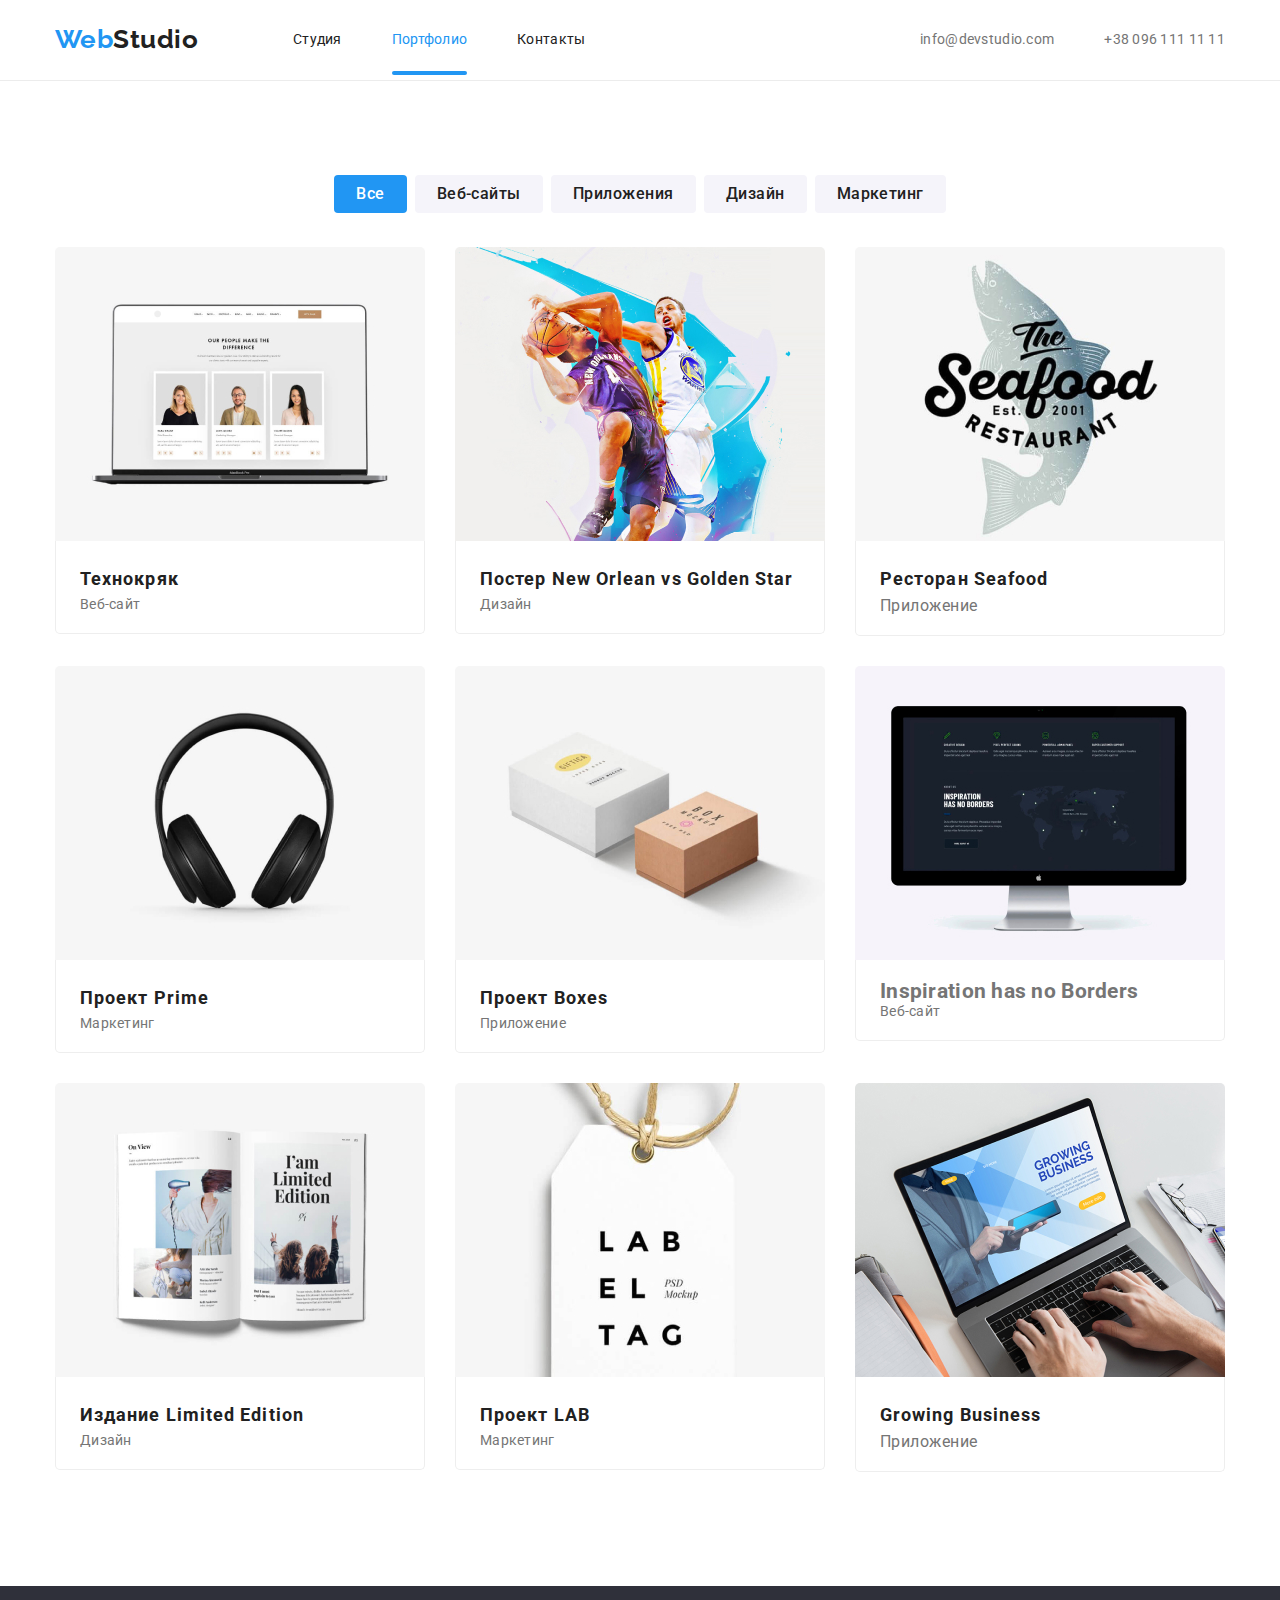
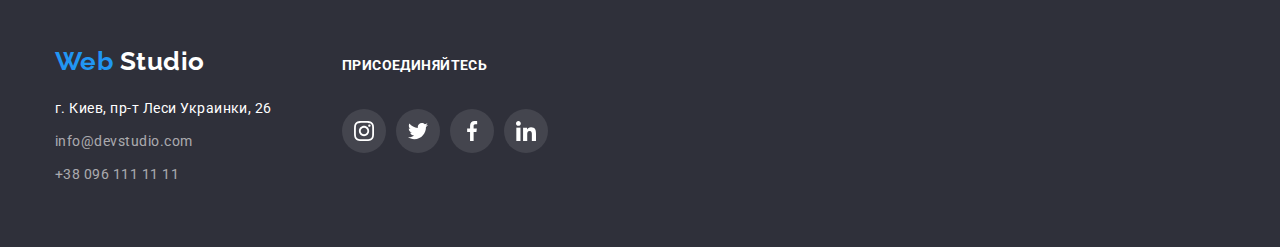
<file: portfolio.html>
<!DOCTYPE html>
<html lang="ru">
  <head>
    <meta charset="UTF-8" />
    <meta name="viewport" content="width=device-width, initial-scale=1.0" />
    <title>Home-Work-5</title>
    <link
      href="https://fonts.googleapis.com/css2?family=Raleway:wght@700&family=Roboto:ital,wght@0,500;0,700;0,900;1,400&display=swap"
      rel="stylesheet"
    />
    <link
      rel="stylesheet"
      href="https://cdnjs.cloudflare.com/ajax/libs/modern-normalize/0.6.0/modern-normalize.min.css"
    />
    <link rel="stylesheet" href="./css/style.css" />
  </head>
  <body class="page">
    <!--Шапка-->
    <header class="page-header portfolio">
      <div class="container main-nav">
        <nav>
          <a href="/" class="title-webstudio">
            <span class="title-web">Web</span
            ><span class="title-studio">Studio</span>
          </a>

          <ul class="site-nav list">
            <li class="item">
              <a href="./index.html" class="link">Студия</a>
            </li>
            <li class="item">
              <a href="" class="link current menu-link-active">Портфолио</a>
            </li>
            <li class="item"><a href="" class="link">Контакты</a></li>
          </ul>
        </nav>

        <!--Contacts-->
        <ul class="contacts list">
          <li class="item contacts-item">
            <a href="mailto:info@devstudio.com" class="link"
              >info@devstudio.com
            </a>
          </li>

          <li class="item contacts-item">
            <a href="tel:+380961111111" class="link">+38 096 111 11 11 </a>
          </li>
        </ul>
      </div>
    </header>

    <!-- <h1>Портфолио</h1> -->
    <main>
      <section class="section portfolio-filters">
        <div class="container portfolio">
          <div class="filters">
            <ul class="list portfolio">
              <li class="button-list">
                <a href="/">
                <button type="button" class="filters-list active">Все</button>
                </a>
              </li>

              <li class="button-list">
                <a href="/">
                <button type="button" class="filters-list">Веб-сайты</button>
                </a>
              </li>

              <li class="button-list">
                <a href="/">
                <button type="button" class="filters-list">Приложения</button>
                </a>
              </li>

              <li class="button-list">
                <a href="/">
                <button type="button" class="filters-list">Дизайн</button>
                </a>
              </li>
              <li class="button-list">
                <a href="/">
                <button type="button" class="filters-list">Маркетинг</button>
                </a>
              </li>
            </ul>
          </div>

          <ul class="projects list">
            <li class="project-list">
              <a href="#!" class="link thumb-link">
                <div class="card">
                  <div class="project-thumb">
                    <p class="overlay">
                      Технокряк это современная площадка распространения
                      коронавируса. Компании используют эту платформу для
                      цифрового шпионажа и атак на защищённые сервера
                      конкурентов.
                    </p>
                    <img
                      width="370"
                      height="294"
                      src="./img/img_4.jpg"
                      alt="Фото команды на ноутбуке"
                    />
                  </div>
                  <div class="card-content">
                    <h2 class="projects-list-title">Технокряк</h2>
                    <p class="projects-list-info">Веб-сайт</p>
                  </div>
                </div>
              </a>
            </li>

            <li class="project-list">
              <a href="#!" class="link thumb-link">
              <div class="card">
                <div class="project-thumb">
                    <p class="overlay">
                      Технокряк это современная площадка распространения
                      коронавируса. Компании используют эту платформу для
                      цифрового шпионажа и атак на защищённые сервера
                      конкурентов.
                    </p>
                <img
                  width="370"
                  height="294"
                  src="./img/img_5.jpg"
                  alt="Постер New Orlean vs Golden Stars"
                />
                </div>
                <div class="card-content">
                  <h2 class="projects-list-title">
                    Постер <span lang="en">New Orlean vs Golden Star</span>
                  </h2>
                  <p class="projects-list-info">Дизайн</p>
                </div>
              </div>
              </a>
            </li>

            <li class="project-list">
              <a href="#!" class="link thumb-link"></a>
              <div class="card">
                <div class="project-thumb">
                    <p class="overlay">
                      Технокряк это современная площадка распространения
                      коронавируса. Компании используют эту платформу для
                      цифрового шпионажа и атак на защищённые сервера
                      конкурентов.
                    </p>
                <img
                  width="370"
                  height="294"
                  src="./img/img_6.jpg"
                  alt="Лого ресторана Seafood"
                />
                </div>
                <div class="card-content">
                  <h2 class="projects-list-title">Ресторан Seafood</h2>
                  <p class="projects-list-info">Приложение</p>
                </div>
              </div>
              </a>
            </li>

            <li class="project-list">
              <a href="#!" class="link thumb-link">
              <div class="card">
                <div class="project-thumb">
                    <p class="overlay">
                      Технокряк это современная площадка распространения
                      коронавируса. Компании используют эту платформу для
                      цифрового шпионажа и атак на защищённые сервера
                      конкурентов.
                    </p>
                <img
                  width="370"
                  height="294"
                  src="./img/img_7.jpg"
                  alt="Наушники на белом фоне"
                />
                </div>
                <div class="card-content">
                  <h2 class="projects-list-title">Проект Prime</h2>
                  <p class="projects-list-info">Маркетинг</p>
                </div>
              </div>
              </a>
            </li>

            <li class="project-list">
              <a href="#!" class="link thumb-link">
              <div class="card">
                <div class="project-thumb">
                    <p class="overlay">
                      Технокряк это современная площадка распространения
                      коронавируса. Компании используют эту платформу для
                      цифрового шпионажа и атак на защищённые сервера
                      конкурентов.
                    </p>
                <img
                  width="370"
                  height="294"
                  src="./img/img_8.jpg"
                  alt="2 коробки"
                />
                </div>
                <div class="card-content">
                  <h2 class="projects-list-title">Проект Boxes</h2>
                  <p class="projects-list-info">Приложение</p>
                </div>
              </div>
              </a>
            </li>

            <li class="project-list">
              <a href="#!" class="link thumb-link">
              <div class="card">
                <div class="project-thumb">
                    <p class="overlay">
                      Технокряк это современная площадка распространения
                      коронавируса. Компании используют эту платформу для
                      цифрового шпионажа и атак на защищённые сервера
                      конкурентов.
                    </p>
                <img
                  width="370"
                  height="294"
                  src="./img/img_9.jpg"
                  alt="Монитор"
                />
                </div>
                <div class="card-content">
                  <h2>Inspiration has no Borders</h2>
                  <p class="projects-list-info">Веб-сайт</p>
                </div>
              </div>
              </a>
            </li>

            <li class="project-list">
              <a href="#!" class="link thumb-link">
              <div class="card">
                <div class="project-thumb">
                    <p class="overlay">
                      Технокряк это современная площадка распространения
                      коронавируса. Компании используют эту платформу для
                      цифрового шпионажа и атак на защищённые сервера
                      конкурентов.
                    </p>
                <img
                  width="370"
                  height="294"
                  src="./img/img_10.jpg"
                  alt="Разворот журнала"
                />
                </div>
                <div class="card-content">
                  <h2 class="projects-list-title">Издание Limited Edition</h2>
                  <p class="projects-list-info">Дизайн</p>
                </div>
              </div>
              </a>
            </li>

            <li class="project-list">
              <a href="#!" class="link thumb-link">
              <div class="card">
                <div class="project-thumb">
                    <p class="overlay">
                      Технокряк это современная площадка распространения
                      коронавируса. Компании используют эту платформу для
                      цифрового шпионажа и атак на защищённые сервера
                      конкурентов.
                    </p>
                <img
                  width="370"
                  height="294"
                  src="./img/img_11.jpg"
                  alt="Бирка с надписью Lab El Tag"
                />
                </div>
                <div class="card-content">
                  <h2 class="projects-list-title">Проект LAB</h2>
                  <p class="projects-list-info">Маркетинг</p>
                </div>
              </div>
              </a>
            </li>

            <li class="project-list">
              <a href="#!" class="link thumb-link"></a>
              <div class="card">
                <div class="project-thumb">
                    <p class="overlay">
                      Технокряк это современная площадка распространения
                      коронавируса. Компании используют эту платформу для
                      цифрового шпионажа и атак на защищённые сервера
                      конкурентов.
                    </p>
                <img
                  width="370"
                  height="294"
                  src="./img/img_12.jpg"
                  alt="Руки на клавиатуре ноутбуке"
                />
                </div>
                <div class="card-content">
                  <h2 class="projects-list-title">Growing Business</h2>
                  <p class="projects-list-info">Приложение</p>
                </div>
              </div>
              </a>
            </li>
          </ul>
        </div>
      </section>
    </main>

    <!--Подвал-->
    <footer class="footer">
      <div class="container footer-flex">
        <div>
          <a href="/" class="title-webstudio title-webstudio-footer">
            <span class="title-web">Web</span>
            <span class="title-studio-footer">Studio</span>
          </a>
          <address>
            <ul class="address list">
              <li class="addres-footer">
                <p class="fixed-address">г. Киев, пр-т Леси Украинки, 26</p>
              </li>
              <li class="addres-footer">
                <a href="mailto:info@devstudio.com" class="contacts-footer"
                  >info@devstudio.com
                </a>
              </li>

              <li class="addres-footer">
                <a href="tel:+380961111111" class="contacts-footer"
                  >+38 096 111 11 11
                </a>
              </li>
            </ul>
          </address>
        </div>
        <div class="sign-up">
          <h3 class="social-title">Присоединяйтесь</h3>
          <ul class="social-list social-list-footer list">
            <li class="social-list-item">
              <a href="#" class="social-list-link social-list-link-footer link">
                <svg class="social-list-svg social-list-svg-footer">
                  <use href="./img/sprite.svg#icon-instagram1"></use>
                </svg>
              </a>
            </li>
            <li class="social-list-item social-list-svg-footer">
              <a href="#" class="social-list-link social-list-link-footer link">
                <svg class="social-list-svg social-list-svg-footer">
                  <use href="./img/sprite.svg#icon-twitter1"></use>
                </svg>
              </a>
            </li>
            <li class="social-list-item social-list-svg-footer">
              <a href="#" class="social-list-link social-list-link-footer link">
                <svg class="social-list-svg social-list-svg-footer">
                  <use href="./img/sprite.svg#icon-facebook1"></use>
                </svg>
              </a>
            </li>
            <li class="social-list-item social-list-svg-footer">
              <a href="#" class="social-list-link social-list-link-footer link">
                <svg class="social-list-svg social-list-svg-footer">
                  <use href="./img/sprite.svg#icon-linkedin"></use>
                </svg>
              </a>
            </li>
          </ul>
        </div>
      </div>
    </footer>
  </body>
</html>
</file>
<file: css/style.css>
/* Цвет основного текста #212121 */

/* Цвет абзацев #757575 */

/* Вторичный цвет текста #rgba(255, 255, 255, 0.6) */

/* Белый #FFFFFF */

/* Акцент #2196F3 */

/* Вторичный цвет фона #F5F4FA */

/* Акцент фона #2F303A */

/* Цвет линии в Портфолио #ececec */

/* Цвет бордера в Портфолио  #eeeeee */

:root {
  --primary-text-color: #212121;
  --secondary-text-color: rgba(255, 255, 255, 0.6);
  --paragraph-color: #757575;
  --accent-color: #2196f3;
  --white-color: #ffffff;
  --secondary-background-color: #f5f4fa;
  --accent-background-color: #2f303a;
  --line-color: #ececec;
  --border-color: #eeeeee;
}

*,
*::before,
*::after {
  margin: 0;
  padding: 0;
}

.page {
  background-color: var(--white-color);
  color: var(--primary-text-color);
  font-family: Roboto, sans-serif;
  font-style: normal;
  letter-spacing: 0.03em;
  text-decoration: none;
}

.list {
  margin: 0;
  padding: 0;
  list-style: none;
  font-style: normal;

  transition: color 250ms cubic-bezier(0.4, 0, 0.2, 1);
}

/* =========================== Логотип =========================== */

.title-webstudio {
  width: 145px;
  height: 31px;
  font-family: Raleway, sans-serif;
  font-weight: bold;
  font-size: 26px;
  line-height: 1.19;
  text-decoration: none;
}

.title-web {
  color: var(--accent-color);
}

.title-studio {
  color: var(--primary-text-color);
}

/* =========================== Шапка =========================== */
.page-header {
  padding-top: 24px;
  padding-bottom: 25px;

  border-bottom: 1px solid var(--line-color);
}

.container {
  margin-left: auto;
  margin-right: auto;
  width: 1200px;
  padding: 0 15px;

  /* background-color: teal;*/
}

nav {
  display: flex;
  align-items: center;
}

.main-nav {
  display: flex;
  align-items: center;
}

.title-webstudio {
  margin-right: 93px;
}

/* =========================== Навигация =========================== */

.site-nav {
  display: flex;
}

/*.site-nav .item {
  background-color: rgb(144, 221, 221);
}*/

.site-nav .item + .item {
  margin-left: 50px;
}

.site-nav .link {
  display: block;
  position: relative;

  color: var(--primary-text-color);
  text-decoration: none;
  font-size: 14px;
  line-height: 1.14;
  letter-spacing: 0.02em;
}

.link {
  color: var(--paragraph-color);
  text-decoration: none;
  font-size: 14px;
  line-height: 1.14;
  letter-spacing: 0.02em;
}

.site-nav .link:hover,
.site-nav .link:focus {
  color: var(--accent-color);
  transition: color 250ms cubic-bezier(0.4, 0, 0.2, 1);
}

.site-nav .link.current {
  color: var(--accent-color);
}

.contacts .link:hover,
.contacts .link:focus {
  color: var(--accent-color);
  transition: color 250ms cubic-bezier(0.4, 0, 0.2, 1);
}

.menu-link {
  position: relative;
}

.menu-link-active::after {
  content: "";

  position: absolute;

  bottom: -28px;

  display: block;

  width: 100%;
  height: 4px;
  border-radius: 2px;
  background-color: var(--accent-color);
}

.contacts {
  display: flex;
  margin-left: auto;
}

.contacts .item + .item {
  margin-left: 50px;
}

.contacts-link {
  display: flex;

  /*justify-content: center;
  align-items: center;
  width: 16px;
  height: 12px;
  border-radius: 50%;
  background-color: #fff;*/
}
.contacts-svg {
  display: flex;
  justify-content: center;
  align-items: center;
  width: 16px;
  /*height: 12px;*/
  fill: var(--paragraph-color);
}

.contacts-svg {
  margin-right: 10px;
  height: 16px;
}

.contacts-item:hover .contacts-svg,
.contacts-item:focus .contacts-svg {
  fill: var(--accent-color);
}

/*.contacts-svg::before {
  display: block;
  width: 16px;
  height: 12px;
  background-color: var(--secondary-background-color);
  border-radius: 4px;
  margin-bottom: 30px;
  background-repeat: no-repeat;
  background-size: cover;
  background-position: center;
}
.contacts-item .contacts-svg-envelope::before {
  background-image: url(../img/contacts/envelope.svg);
  background-size: 16px 12px;
}

.contacts-svg-tel {
  background-image: url(../img/);
}*/

/* ******************** Стили для файла index.html ******************** */

/* =========================== Герой =========================== */

.hero {
  text-align: center;
  padding-top: 200px;
  padding-bottom: 200px;

  background-color: var(--accent-background-color);
  letter-spacing: 0.06em;
}

.hero-title {
  margin-top: 0;
  margin-left: auto;
  margin-right: auto;
  margin-bottom: 30px;

  text-transform: uppercase;
  width: 696px;

  color: var(--white-color);
  font-weight: 900;
  font-size: 44px;
  line-height: 1.36;
  letter-spacing: 0.06em;
}

.hero-image {
  margin: 0 auto;
  max-width: 1600px;
  height: 600px;
  background-color: rgba(47, 48, 58, 0.4);
  background-image: linear-gradient(
      rgba(47, 48, 58, 0.4),
      rgba(47, 48, 58, 0.4)
    ),
    url("../img/hero/hero.jpg");
  background-repeat: no-repeat;
  background-size: cover;
}

.button {
  display: inline-block;

  border-radius: 4px;
  border: 0;
  padding: 10px 32px;
  min-width: 200px;

  font-family: inherit;
  background-color: var(--accent-color);
  color: var(--white-color);

  font-weight: bold;
  font-size: 16px;
  line-height: 1.87;
  cursor: pointer;
}

/* =========================== Особенности =========================== */

.features {
  display: flex;
  flex-wrap: wrap;
}

.features-list {
  padding-top: 109px;
  padding-bottom: 94px;
}

.features .item {
  width: 270px;

  /*background-color: rgb(70, 199, 199); */
}

.title {
  text-transform: uppercase;
}

.features .title {
  margin-top: 0;
  margin-bottom: 10px;

  color: var(--primary-text-color);

  font-weight: bold;
  font-size: 14px;
  line-height: 1.14;
}

.features-discription {
  margin-top: 0;
  margin-bottom: 0;

  color: var(--paragraph-color);

  font-weight: normal;
  font-size: 14px;
  line-height: 1.71;
}

.features .item::before {
  display: block;
  content: "";
  widows: 270px;
  height: 120px;
  background-color: var(--secondary-background-color);
  border-radius: 4px;
  margin-bottom: 30px;
  background-repeat: no-repeat;
  background-size: cover;
  background-position: center;
}

.features .item + .item {
  margin-left: 30px;
}

.features .item-antenna::before {
  background-image: url(../img/features/antenna.svg);
  background-size: 70px 70px;
}

.features .item-clock::before {
  background-image: url(../img/features/clock.svg);
  background-size: 70px 70px;
}

.features .item-diagram::before {
  background-image: url(../img/features/diagram.svg);
  background-size: 70px 70px;
}

.features .item-astronaut::before {
  background-image: url(../img/features/antenna.svg);
  background-size: 70px 70px;
}

/* =========================== Чем мы занимаемся =========================== */
.works-container {
  padding-bottom: 94px;
}

.works {
  display: flex;
  flex-wrap: wrap;
}

.examples {
  position: relative;
  justify-content: space-between;
  width: 370px;
  margin-right: 30px;
}

.examples:nth-child(3n) {
  margin-right: 0;
}

.examples:nth-last-child(-n + 3) {
  margin-bottom: 0px;
}

.examples .examples-title {
  display: flex;
  justify-content: center;
  text-align: center;

  position: absolute;
  bottom: 0;

  width: 100%;
  height: 70px;
  background: rgba(47, 48, 58, 0.8);
  padding-top: 27px;
  padding-bottom: 27px;
}

/* =========================== Наша команда =========================== */

.team {
  background-color: var(--secondary-background-color);
}
.section-team {
  padding-top: 94px;
  padding-bottom: 94px;
}

.section-title {
  margin-bottom: 50px;

  color: var(--primary-text-color);

  font-weight: bold;
  font-size: 36px;
  line-height: 1.16;
  text-align: center;
}

.team-description {
  display: flex;
  flex-wrap: wrap;
}

.team-list {
  width: 270px;
  margin-right: 30px;
  background-color: var(--white-color);
  box-shadow: 0px 1px 3px rgba(0, 0, 0, 0.12), 0px 1px 1px rgba(0, 0, 0, 0.14),
    0px 2px 1px rgba(0, 0, 0, 0.2);
  border-radius: 0px 0px 4px 4px;
}

.team-list:nth-child(4n) {
  margin-right: 0;
}

.team-photo {
  margin-bottom: 0px;
}

.name {
  margin-top: 30px;
  margin-bottom: 10px;

  color: var(--primary-text-color);
  font-weight: 500;
  font-size: 16px;
  line-height: 1.18;
  text-align: center;
}

.job-title {
  margin-top: 0;
  /*margin-bottom: 90px;*/

  color: var(--paragraph-color);
  font-weight: normal;
  font-size: 16px;
  line-height: 1.18;
  text-align: center;
}

.social-list {
  display: flex;
  justify-content: space-between;
  padding-top: 16px;
  padding-left: 32px;
  padding-bottom: 30px;
  padding-right: 32px;
}

.social-list-link {
  display: flex;
  justify-content: center;
  align-items: center;
  width: 44px;
  height: 44px;
  border-radius: 50%;
  background-color: var(--white-color);

  transition: background-color 250ms cubic-bezier(0.4, 0, 0.2, 1);
}

.social-list-svg {
  width: 20px;
  height: 20px;
  fill: #afb1b8;

  transition: fill 250ms cubic-bezier(0.4, 0, 0.2, 1);
}

.social-list-link:hover,
.social-list-link:focus {
  background-color: var(--accent-color);
}

.social-list-link:hover .social-list-svg,
.social-list-link:focus .social-list-svg {
  fill: var(--white-color);
}

/* ================= Постоянные клиенты ======================= */

.clients-container {
  padding-top: 94px;
  padding-bottom: 94px;
}

.clients {
  display: flex;
  align-items: center;
  justify-content: center;
  flex-wrap: wrap;
  margin-bottom: 0px;
}

.clients-list {
  display: flex;
  padding-bottom: 0;

  width: 170px;
  height: 90px;

  box-sizing: border-box;
}

.clients-list + .clients-list {
  margin-left: 30px;
}

.clients-link {
  display: flex;
  justify-content: center;
  align-items: center;

  width: 170px;
  height: 90px;
  border: 1px solid #afb1b8;
  border-radius: 4px;
  fill: #afb1b8;
}

.clients-list-svg {
  fill: #afb1b8;
  width: 100%;
  height: 60px;
}

.clients-list-svg:hover,
.clients-list-svg:focus {
  fill: var(--accent-color);
}

.clients-link:hover .clients-list-svg,
.clients-link:focus .clients-list-svg {
  fill: var(--accent-color);
  transition: fill 250ms cubic-bezier(0.4, 0, 0.2, 1);
  border-color: fill 250ms cubic-bezier(0.4, 0, 0.2, 1);
}

.clients-link:hover,
.clients-link:focus {
  border-color: var(--accent-color);
}

/*.clients .clients-list::before {
  display: block;
  content: "";
  widows: 170px;
  height: 90px;
  background-color: var(--white-color);
  background-repeat: no-repeat;
  background-size: cover;
  background-position: center;
}*/

/* =========================== Футер ===========================*/

.footer-container {
  display: flex;
}

.title-studio-footer {
  color: var(--white-color);
}
.container .title-webstudio-footer {
  /*margin-bottom: 20px;*/
  margin-right: 0;
}

.add {
  margin-bottom: 20px;
  margin-right: 0;
}

.footer {
  box-sizing: border-box;
  display: flex;
  justify-content: center;
  align-items: center;

  margin-left: auto;
  margin-right: auto;
  padding-top: 60px;
  padding-bottom: 60px;

  max-width: 1600px;
  background-color: var(--accent-background-color);
}

.address {
  font-weight: normal;
  font-size: 14px;
  line-height: 1.71;
  margin-top: 20px;
}

.fixed-address {
  color: var(--white-color);
  font-weight: normal;
  font-size: 14px;
  line-height: 1.7;
}

.contacts-footer {
  color: var(--secondary-text-color);
  text-decoration: none;
}

.addres-footer:not(:last-child) {
  margin-bottom: 9px;
}

.footer-flex {
  display: flex;
  align-items: baseline;
}

.social-list-footer {
  padding-left: 0;
  padding-right: 0;
  padding-bottom: 0;
}

.social-list-footer .social-list-link-footer {
  display: flex;
  justify-content: center;
  align-items: center;
  height: 44px;
  width: 44px;
  background-color: rgba(255, 255, 255, 0.1);
  fill: var(--white-color);
  border-radius: 50%;
  margin-right: 10px;
  margin-top: 20px;
}

.social-list-svg-footer {
  fill: var(--white-color);
}

.social-list-footer .social-list-link-footer:hover,
.social-list-footer .social-list-link-footer:focus {
  background-color: var(--accent-color);
}

.sign-up {
  width: 206px;
  height: 80px;
  margin-left: 70px;
}

.social-title {
  font-family: Roboto;
  font-style: normal;
  font-weight: bold;
  font-size: 14px;
  line-height: 16px;
  letter-spacing: 0.03em;
  text-transform: uppercase;

  color: var(--white-color);
}

/* =========================== Модальное окно ===========================*/

.backdrop {
  position: fixed;
  top: 0;
  width: 100%;
  height: 100%;
  background-color: rgba(0, 0, 0, 0.2);
  transition: all 250ms linear;
}

.modal {
  position: absolute;
  top: 50%;
  left: 50%;
  transform: translate(-50%, -50%);

  width: 528px;
  min-height: 581px;

  background-color: var(--white-color);
  box-shadow: 0px 1px 3px rgba(0, 0, 0, 0.12), 0px 1px 1px rgba(0, 0, 0, 0.14),
    0px 2px 1px rgba(0, 0, 0, 0.2);
  border-radius: 4px;
}

.modal-close-btn {
  position: absolute;
  top: 8px;
  right: 8px;
  width: 30px;
  height: 30px;

  background: #ffffff;
  border: 1px solid rgba(0, 0, 0, 0.1);
  box-sizing: border-box;
  border-radius: 50%;
  cursor: pointer;
}

.is-hidden {
  opacity: 0;
  visibility: hidden;
  pointer-events: none;
}

/* ******************** Стили для файла portfolio.html ******************** */

.portfolio {
  display: flex;
  flex-wrap: wrap;

  justify-content: center;
}

.portfolio-filters {
  padding-top: 94px;
  padding-bottom: 114px;
}

.filters {
  padding-bottom: 34px;

  font-weight: 500;
  font-size: 16px;
  line-height: 1.6;
  letter-spacing: 0.03em;
}

.filters .button-list + .button-list {
  margin-left: 8px;
}

.filters-list {
  padding: 6px 22px;
  border-radius: 4px;
  border: 0;

  background-color: var(--secondary-background-color);
  color: var(--primary-text-color);

  font-family: Roboto;
  font-style: normal;
  font-weight: 500;
  font-size: 16px;
  line-height: 1.6;
  text-align: center;
  letter-spacing: 0.03em;
}

.filters-list:hover,
.filters-list:focus {
  box-shadow: 0px 3px 1px rgba(0, 0, 0, 0.1), 0px 1px 2px rgba(0, 0, 0, 0.08),
    0px 2px 2px rgba(0, 0, 0, 0.12);
}

.active {
  background: #2196f3;
  color: var(--white-color);
}

.filters-list:hover,
.filters-list:focus {
  background-color: var(--accent-color);
  color: var(--white-color);
}

.projects {
  display: flex;
  flex-wrap: wrap;

  background-color: var(--white-color);
  font-family: Roboto, sans-serif;
}

.project-list {
  width: 370px;
  margin-right: 30px;
  margin-bottom: 30px;
}

img {
  display: block;
  min-width: 100%;
  height: auto;
}
.card {
  width: 370px;
  border-top-left-radius: 5px;
  border-top-right-radius: 5px;
  overflow: hidden;

  position: relative;
}

.card:hover,
.card:focus {
  box-shadow: 0px 1px 1px rgba(0, 0, 0, 0.12), 0px 4px 4px rgba(0, 0, 0, 0.06),
    1px 4px 6px rgba(0, 0, 0, 0.16);
}

.card-content {
  padding: 20px 24px;
  border-left: 1px solid var(--border-color);
  border-right: 1px solid var(--border-color);
  border-bottom: 1px solid var(--border-color);

  border-bottom-right-radius: 5px;
  border-bottom-left-radius: 5px;
}

.project-list:nth-child(3n) {
  margin-right: 0;
}

.project-list:nth-last-child(-n + 3) {
  margin-bottom: 0px;
}

.projects-list-title {
  color: var(--primary-text-color);

  font-weight: bold;
  font-size: 18px;
  line-height: 2;
  letter-spacing: 0.06em;
}

.projects-list-info {
  color: var(--paragraph-color);
  font-style: normal;
}

.project-thumb > .overlay {
  position: absolute;
  top: 0;
  left: 0;
  margin: 0;
  padding: 63px 24px;
  opacity: 0;

  width: 100%;

  /* overflow: hidden; */

  font-weight: 400;
  font-size: 18px;
  line-height: 1.55;
  letter-spacing: 0.03em;

  color: var(--white-color);
  background-color: rgba(33, 150, 243, 0.9);

  transform: translateY(100%);
}

.project-thumb:hover > .overlay,
.project-thumb:focus > .overlay {
  opacity: 1;
  transform: translateY(0);
}

.overlay {
  transform: translateY(100%);
  transition: transform 250ms cubic-bezier(0.4, 0, 0.2, 1);
}
</file>
